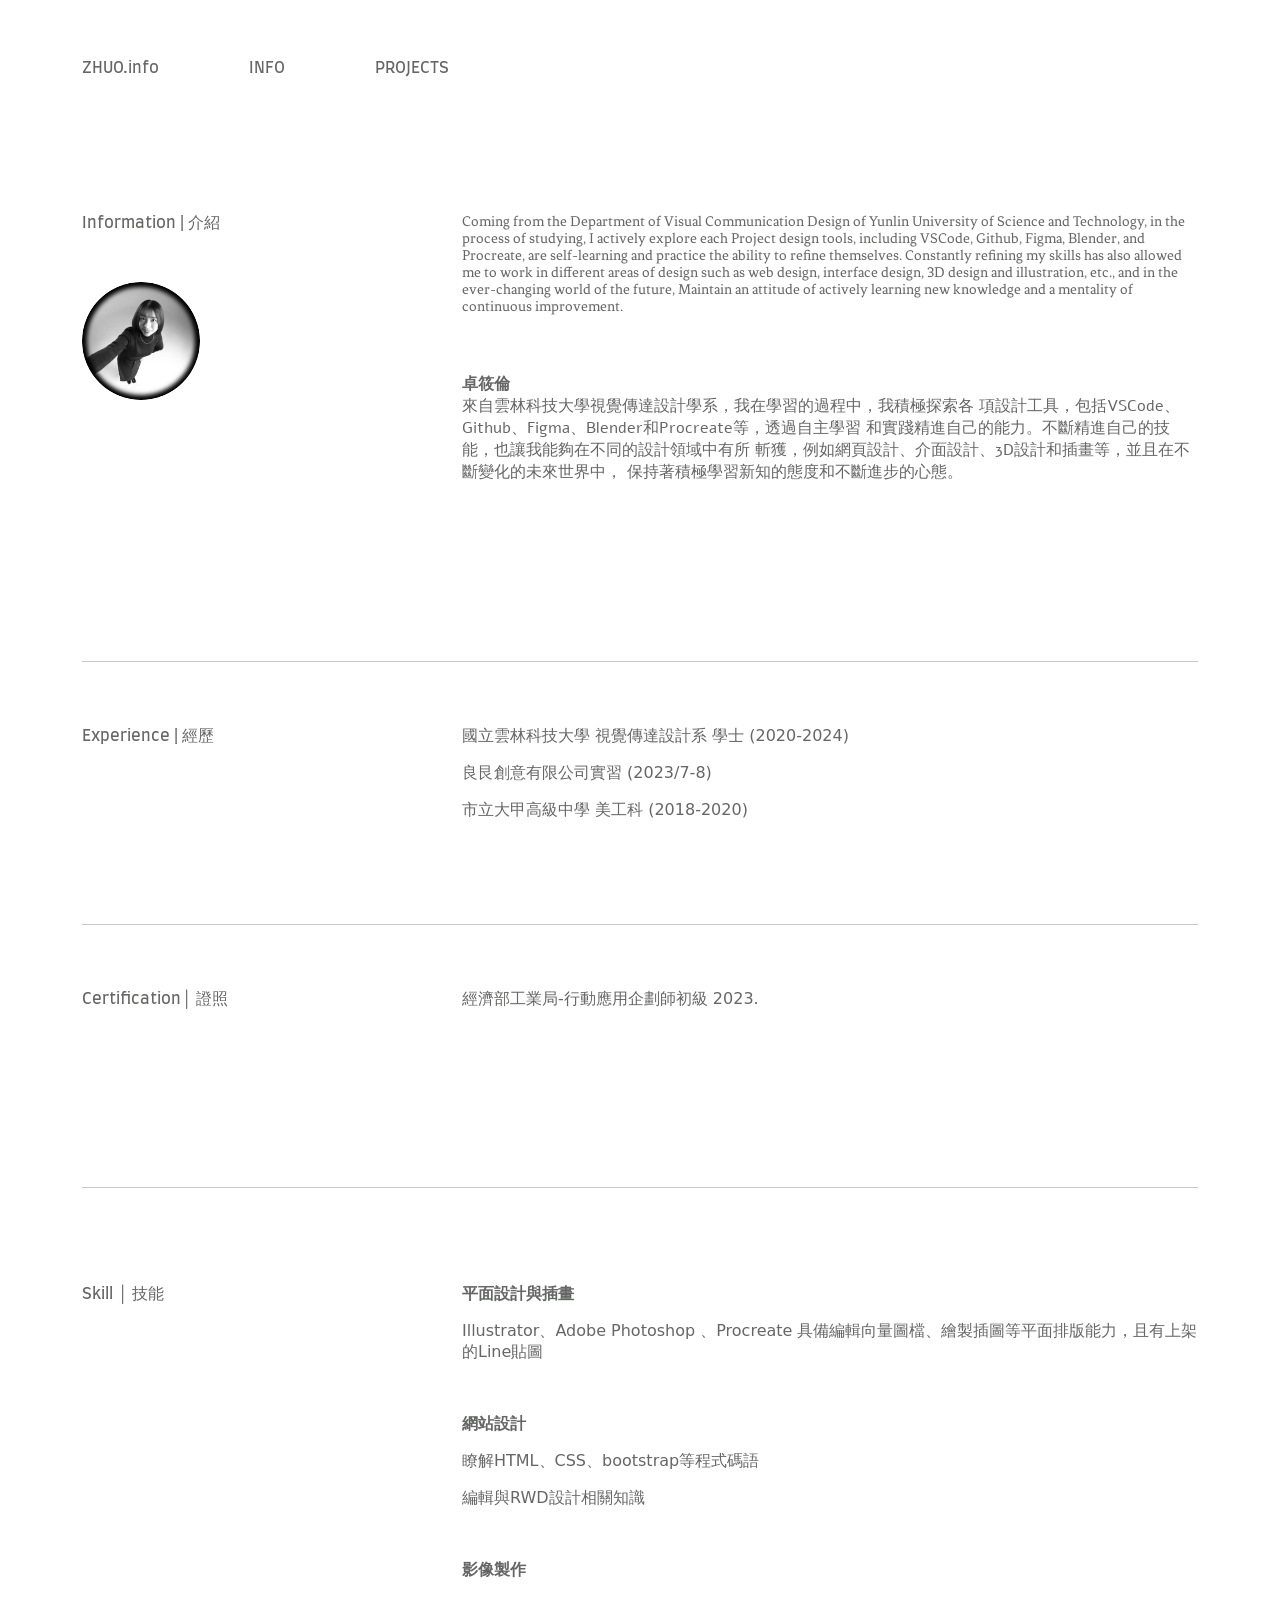
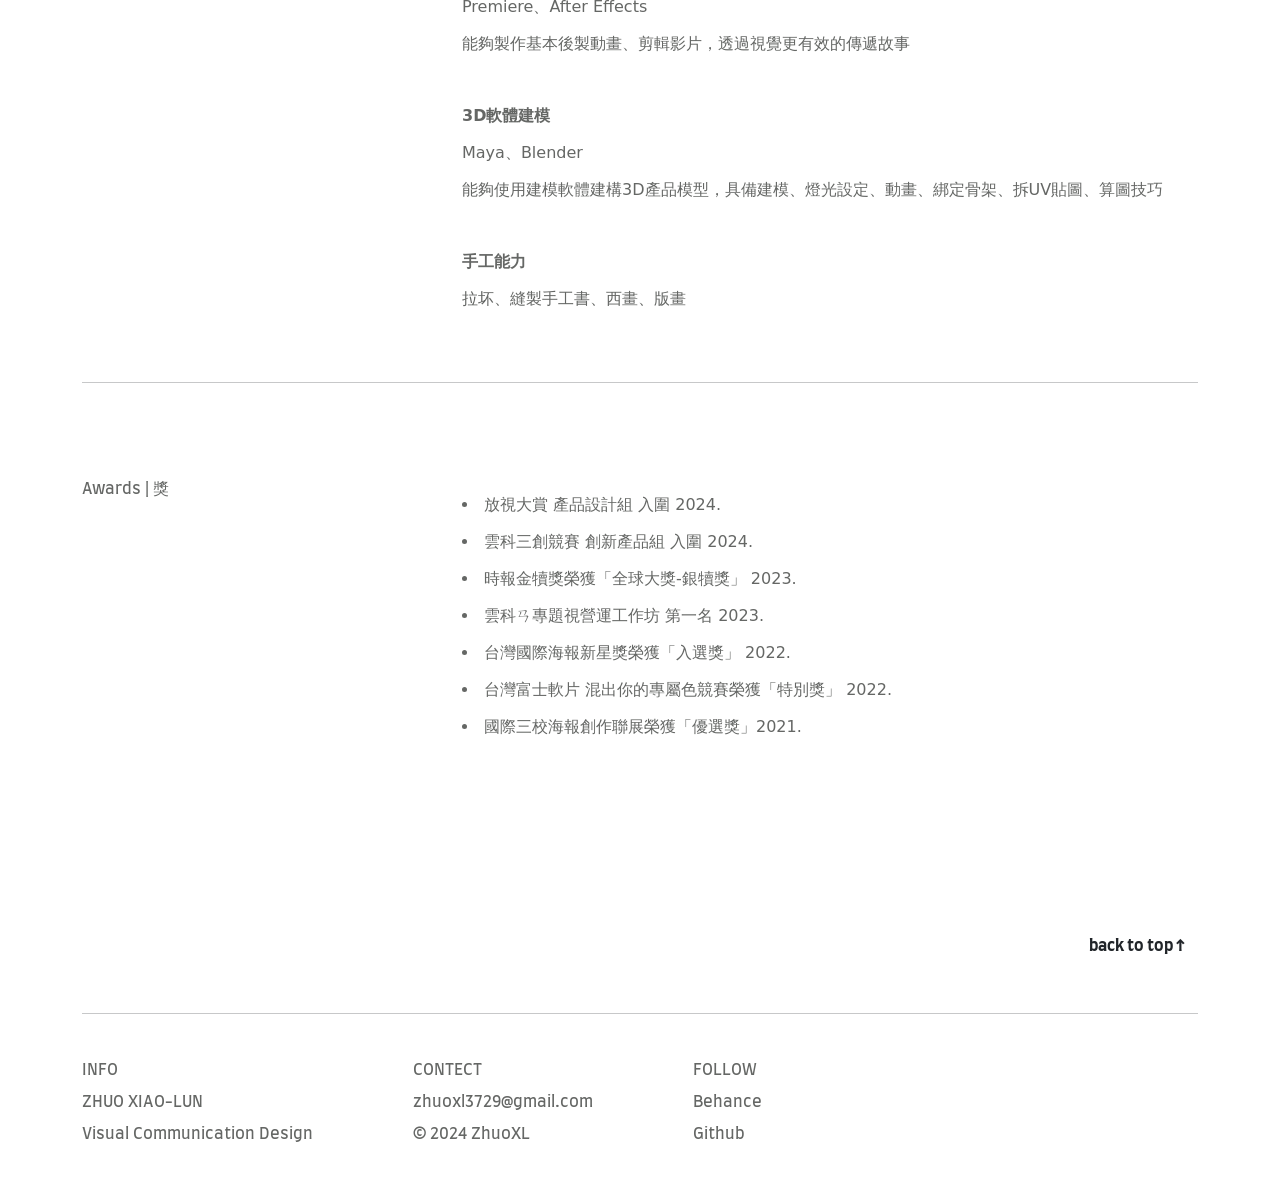
<file: index02.html>
<!DOCTYPE html>
<html lang="zh-TW">

<head>
    <meta charset="UTF-8">
    <meta http-equiv="X-UA-Compatible" content="IE=edge">
    <meta name="viewport" content="width=device-width, initial-scale=1.0">
    <title>Personal portfolio02 </title>
    <link href="https://cdn.jsdelivr.net/npm/bootstrap@5.1.3/dist/css/bootstrap.min.css" rel="stylesheet"
        integrity="sha384-1BmE4kWBq78iYhFldvKuhfTAU6auU8tT94WrHftjDbrCEXSU1oBoqyl2QvZ6jIW3" crossorigin="anonymous">
</head>

<link rel="stylesheet" href="./global.css" />
<link rel="stylesheet" href="./index02.css" />
<link rel="stylesheet" href="https://fonts.googleapis.com/css2?family=Farro:wght@400&display=swap" />
<link rel="stylesheet" href="https://fonts.googleapis.com/css2?family=Alef:wght@400&display=swap" />
<link rel="stylesheet" href="https://fonts.googleapis.com/css2?family=Fenix:wght@400&display=swap" />




<body>
    <div class="container">
        <div class="header3">
            <div class="frame-div" id="frameContainer">
                <a class="zhuoinfo1" target="_self" href="./index.html" id="zHUOinfo">ZHUO.info</a>
                <div class="info1">INFO</div>
                <a class="zhuoinfo1" target="_self" href="./index03.html" id="pROJECTS">PROJECTS</a>
            </div>
        </div>

        <div class="row g-4 mt-5  ">
            <div class="col-12 col-md-4  ">
                <div class="card1 mt-4 ">
                    <div class="information">Information | 介紹</div>
                    <img class="photo-icon mt-5" alt="" src="./public/photo@2x.png" />
                </div>
            </div>
            <div class="col-12 col-md-8  ">
                <div class="card mt-4 ">
                    <div class="infoen2">
                        Coming from the Department of Visual Communication Design of Yunlin
                        University of Science and Technology, in the process of studying, I
                        actively explore each Project design tools, including VSCode,
                        Github, Figma, Blender, and Procreate, are self-learning and
                        practice the ability to refine themselves. Constantly refining my
                        skills has also allowed me to work in different areas of design such
                        as web design, interface design, 3D design and illustration, etc.,
                        and in the ever-changing world of the future, Maintain an attitude
                        of actively learning new knowledge and a mentality of continuous
                        improvement.
                      </div>
                      <p class="p1">&nbsp;</p>
                      <div class="info01 mt-4">
                        <p class="p fw-bold">卓筱倫</p>
                        <p class="vscodegithubfigmablenderpr">
                          來自雲林科技大學視覺傳達設計學系，我在學習的過程中，我積極探索各
                          項設計工具，包括VSCode、Github、Figma、Blender和Procreate等，透過自主學習
                          和實踐精進自己的能力。不斷精進自己的技能，也讓我能夠在不同的設計領域中有所
                          斬獲，例如網頁設計、介面設計、3D設計和插畫等，並且在不斷變化的未來世界中，
                          保持著積極學習新知的態度和不斷進步的心態。
                        </p>
                      </div>
                </div>
            </div>
        </div>

        <hr class="mt-5">
        
        <div class="row g-4 mt-3  ">
            <div class="col-12 col-md-4  ">
                <div class="card3 mt-4 ">
                    <div class="information">Experience | 經歷</div>
                 
                </div>
            </div>
            <div class="col-12 col-md-8  ">
                <div class="card3 mt-4 ">
                    <div class="edu">
                        <p class="p1">
                          <p class="p1">國立雲林科技大學 視覺傳達設計系 學士 (2020-2024)</p>
                          <p class="p1">良艮創意有限公司實習 (2023/7-8) </p>
                          <p class="p1">市立大甲高級中學 美工科 (2018-2020) </p>
                        </p>
                       
                      </div>
                </div>
            </div>
        </div>

        <hr class="mt-5">

        <div class="row g-4 mt-3  ">
            <div class="col-12 col-md-4  ">
                <div class="card3 mt-4 ">
               
                    <div class="experience1">Certification│ 證照</div>
                </div>
            </div>
            <div class="col-12 col-md-8  ">
                <div class="card3 mt-4 ">
                    <div class="edu">
                       
                        <p class="p2">經濟部工業局-行動應用企劃師初級 2023.</p>
                      </div>
                </div>
            </div>
        </div>

        <hr class="mt-5">

        <div class="row g-4 mt-5  ">
            <div class="col-12 col-md-4  ">
                <div class="card3 mt-4 "> 
                    <div class="information">Skill │ 技能</div>
                    
                </div>
            </div>
            <div class="col-12 col-md-8  ">
                <div class="card2 mt-4 ">
                    <div class="skill ">
                        <p class="p1 fw-bold">
                          平面設計與插畫

                        </p>
                        <p class="p1">
                            Illustrator、Adobe Photoshop 、Procreate
                            具備編輯向量圖檔、繪製插圖等平面排版能力，且有上架的Line貼圖
                        </p>
                        <p class="p1">&nbsp;</p>
                        <p class="p1  fw-bold "> 
                            網站設計
                        <p class="p1"> 
                         瞭解HTML、CSS、bootstrap等程式碼語
                        </p>

                        <p class="p1">編輯與RWD設計相關知識</p>
                        <p class="p1">&nbsp;</p>

                        <p class="p1 fw-bold">影像製作</p>
                        <p class="p1">Premiere、After Effects</p>
                        <p class="p1">
                          能夠製作基本後製動畫、剪輯影片，透過視覺更有效的傳遞故事
                        </p>
                        <p class="p1">&nbsp;</p>
                        <p class="p1 fw-bold">3D軟體建模</p>
                        <p class="p1">Maya、Blender</p>
                        <p class="p1">
                          能夠使用建模軟體建構3D產品模型，具備建模、燈光設定、動畫、綁定骨架、拆UV貼圖、算圖技巧
                        </p>
                        <p class="p1">&nbsp;</p>
                        <p class="p1 fw-bold ">手工能力</p>
                        <p class="p1">拉坏、縫製手工書、西畫、版畫</p>
                      </div>
                </div>
            </div>
        </div>


        <hr class="mt-5">

        <div class="row g-4 mt-5  ">
            <div class="col-12 col-md-4  ">
                <div class="card3 mt-4 "> 
                    <div class="information">Awards | 獎</div>
                    
                </div>
            </div>
            <div class="col-12 col-md-8  ">
                <div class="card mt-4 ">
                    <div class="skill1">
                       <p > <li class="p1">放視大賞 產品設計組 入圍 2024. </li></p>
                       <p > <li class="p1">雲科三創競賽 創新產品組 入圍 2024.</li></p>
                       <p > <li class="p1">時報金犢獎榮獲「全球大獎-銀犢獎」 2023.</li></p>
                       <p > <li class="p1">雲科ㄢ專題視營運工作坊  第一名 2023.</li></p>
                       <p > <li class="p1">台灣國際海報新星獎榮獲「入選獎」 2022. </li></p>
                       <p > <li class="p1">台灣富士軟片 混出你的專屬色競賽榮獲「特別獎」 2022. </li></p>
                       <p > <li class="p1">國際三校海報創作聯展榮獲「優選獎」2021. </li></p>
                       
                      </div>
                </div>
            </div>
        </div>


        <div class="card-body  justify-content-end d-flex  " >
            
          <a href="#" class="btn  mt-5 fw-bold">back to top &#8593</a>
      </div>

        <hr class="mt-5">


        <footer class="footer3 mt-5">
            <div class="f-info3">
                <p class="info6">INFO</p>
                <!-- <p class="info6">&nbsp;</p> -->
                <p class="info6">ZHUO XIAO-LUN</p>
                <p class="info6">Visual Communication Design</p>
                <p class="vscodefigmablenderprocreate">&nbsp;</p>
            </div>
            <div class="f-con3">
                <p class="info6">CONTECT</p>
                <!-- <p class="info6">&nbsp;</p> -->
                <p class="info6">zhuoxl3729@gmail.com</p>
                <p class="info6">© 2024 ZhuoXL</p>
                <p class="vscodefigmablenderprocreate">&nbsp;</p>
            </div>
            <div class="f-foll3">
                <p class="info6">FOLLOW</p>
                <!-- <p class="info6">&nbsp;</p> -->
                <p><a class="info67" target="_blank" href="https://www.behance.net/71bb1832">Behance</a></p>
                <p><a class="info67" target="_blank" href="https://github.com/zhuoxiaolun">Github</a></p>
                <p class="info6">&nbsp;</p>

            </div>
        </footer>


        <script>
            var zHUOinfo = document.getElementById("zHUOinfo");
            if (zHUOinfo) {
              zHUOinfo.addEventListener("click", function (e) {
                window.location.href = "./index.html";
              });
            }
            
            var pROJECTS = document.getElementById("pROJECTS");
            if (pROJECTS) {
              pROJECTS.addEventListener("click", function (e) {
                window.location.href = "./index03.html";
              });
            }
            var scrollAnimElements = document.querySelectorAll("[data-animate-on-scroll]");
            var observer = new IntersectionObserver(
              (entries) => {
                for (const entry of entries) {
                  if (entry.isIntersecting || entry.intersectionRatio > 0) {
                    const targetElement = entry.target;
                    targetElement.classList.add("animate");
                    observer.unobserve(targetElement);
                  }
                }
              },
              {
                threshold: 0.15,
              }
            );
            
            for (let i = 0; i < scrollAnimElements.length; i++) {
              observer.observe(scrollAnimElements[i]);
            }
            </script>





    </div>

    













    <script src="https://cdn.jsdelivr.net/npm/bootstrap@5.1.3/dist/js/bootstrap.bundle.min.js"
        integrity="sha384-ka7Sk0Gln4gmtz2MlQnikT1wXgYsOg+OMhuP+IlRH9sENBO0LRn5q+8nbTov4+1p" crossorigin="anonymous">
        </script>
</body>

</html>
</file>
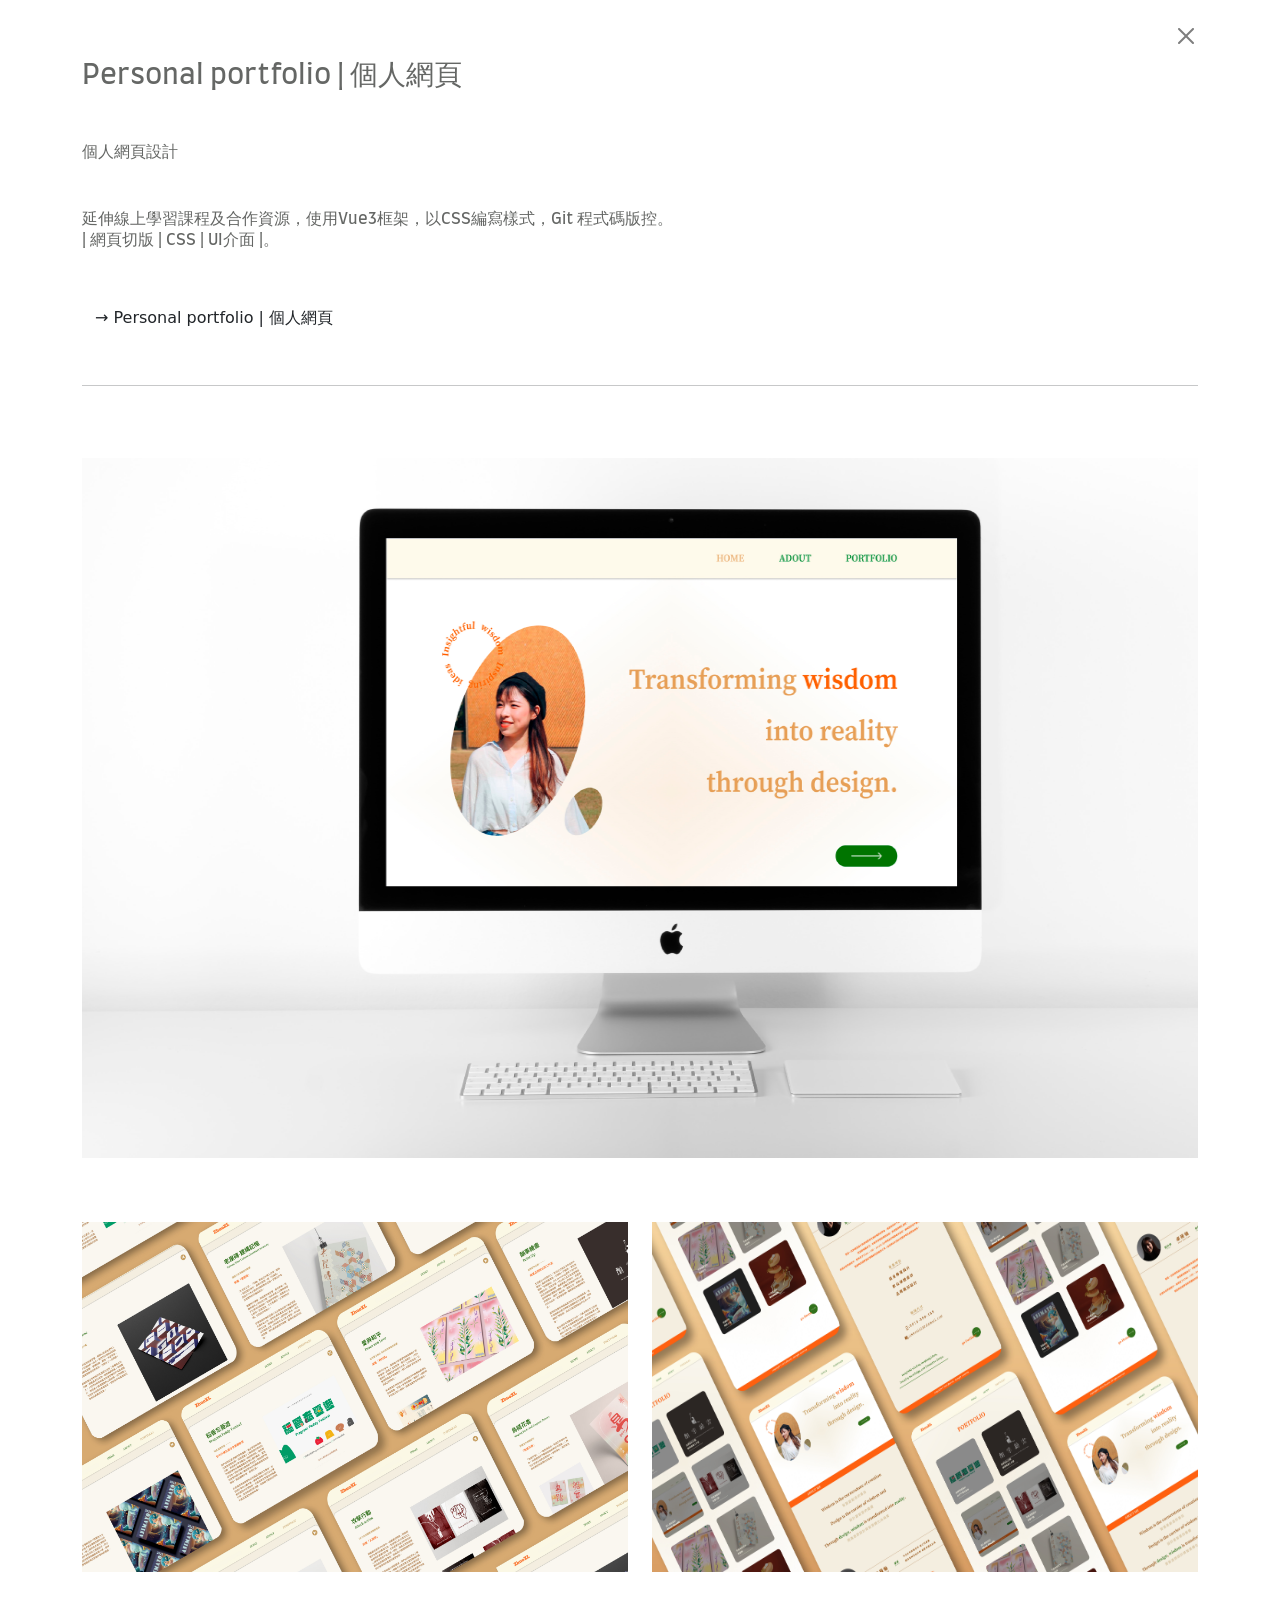
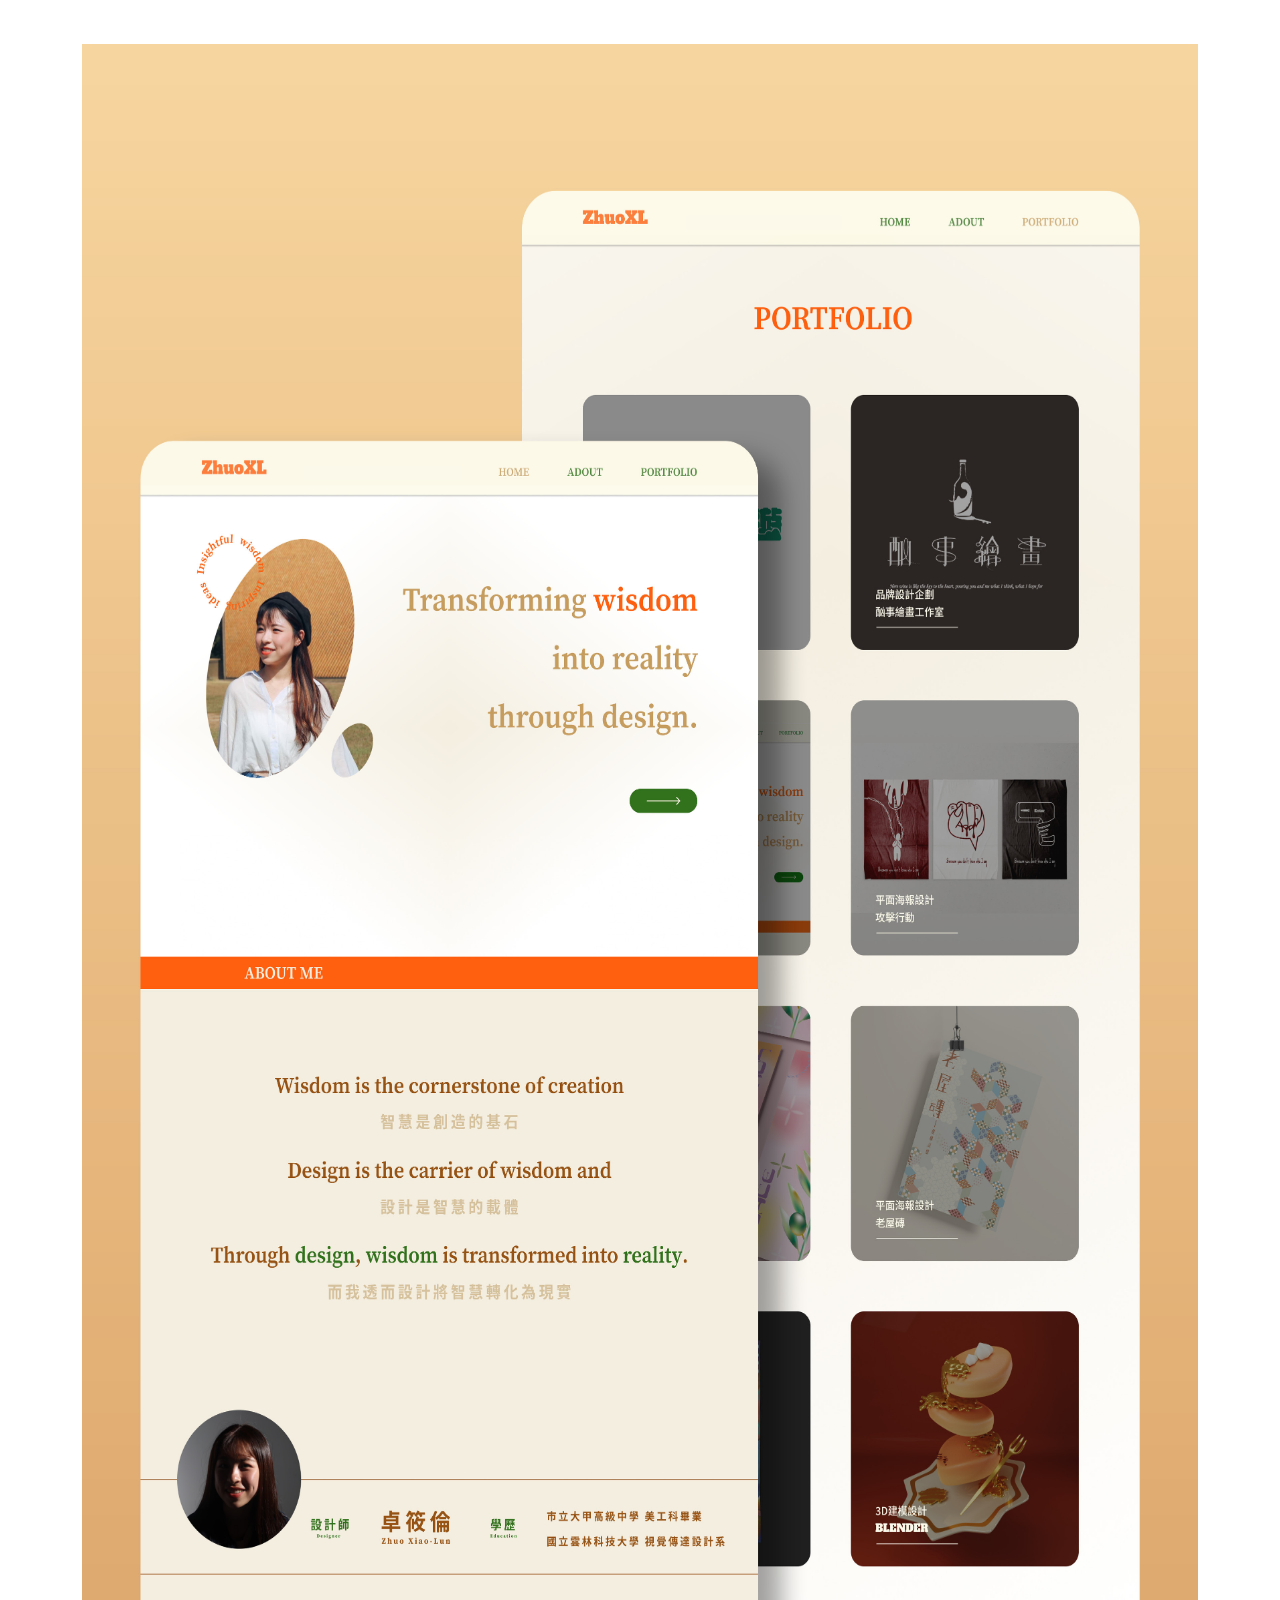
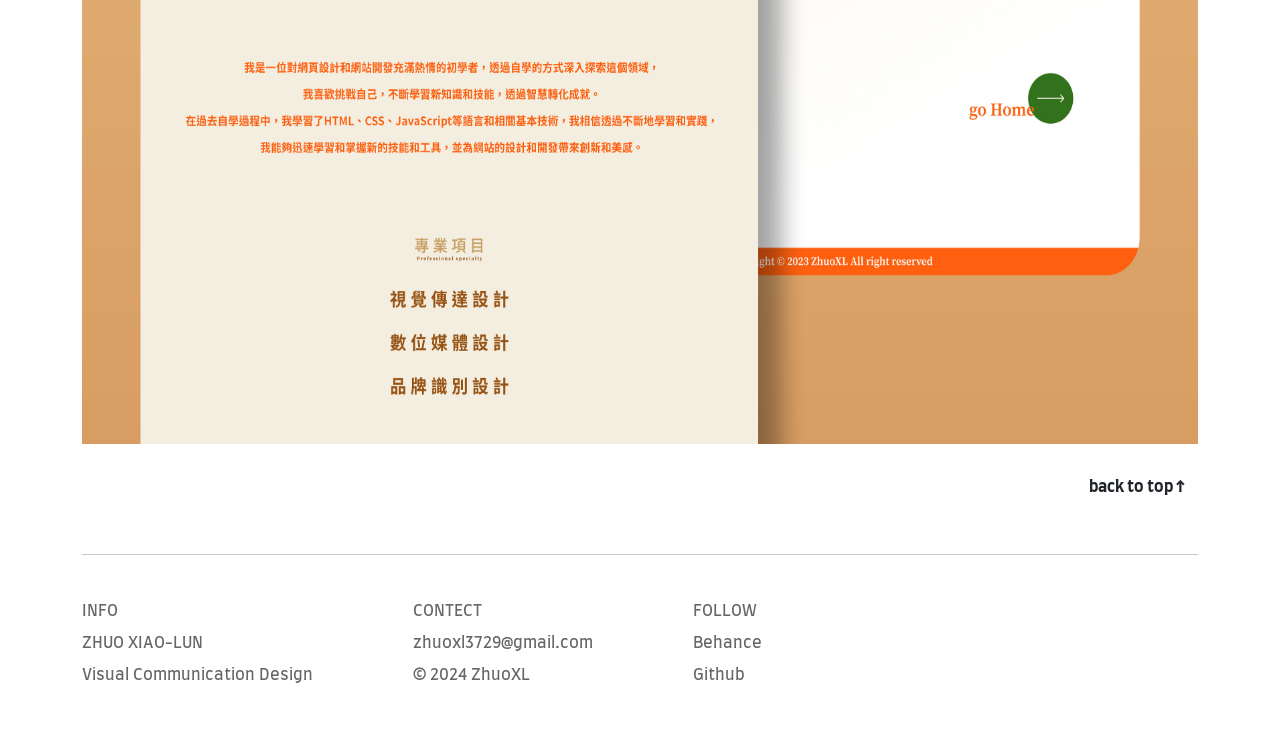
<file: web.html>
<!DOCTYPE html>
<html lang="zh-TW">

<head>
    <meta charset="UTF-8">
    <meta http-equiv="X-UA-Compatible" content="IE=edge">
    <meta name="viewport" content="width=device-width, initial-scale=1.0">
    <title>Personal web</title>
    <link href="https://cdn.jsdelivr.net/npm/bootstrap@5.1.3/dist/css/bootstrap.min.css" rel="stylesheet"
        integrity="sha384-1BmE4kWBq78iYhFldvKuhfTAU6auU8tT94WrHftjDbrCEXSU1oBoqyl2QvZ6jIW3" crossorigin="anonymous">
</head>
<link rel="stylesheet" href="./global.css" />
<link rel="stylesheet" href="./web.css" />
<link rel="stylesheet" href="https://fonts.googleapis.com/css2?family=Farro:wght@400&display=swap" />
<link rel="stylesheet" href="https://fonts.googleapis.com/css2?family=Alef:wght@400&display=swap" />
<link rel="stylesheet" href="https://fonts.googleapis.com/css2?family=Fenix:wght@400&display=swap" />
<link rel="stylesheet"
    href="https://fonts.googleapis.com/css2?family=Material+Symbols+Outlined:opsz,wght,FILL,GRAD@24,400,0,0" />

<body>
    <div class="container">

        <div class="card-body  justify-content-end d-flex">

            <a href="index03.html" class="btn-close  mt-4"></a>
        </div>

        <!-- <div class="close d-flex justify-content-end "><span class="material-symbols-outlined ">close </span></div> -->
        <div class="brand mt-2 fs-3 ">Personal portfolio | 個人網頁 </div>
        <div class="brand mt-5 ">個人網頁設計</div>
        <div class="harborinfo mt-3">
            延伸線上學習課程及合作資源，使用Vue3框架，以CSS編寫樣式，Git 程式碼版控。<br>

            | 網頁切版 | CSS | UI介面 |。

        </div>
        <div class="mt-4"> <a class="info67 mt-4 text-decoration-none btn"
                href="https://portfolios-lqqxhaboka-uc.a.run.app/" target="_blank">&#8594; Personal portfolio | 個人網頁</a>
        </div>




        <hr class="mt-5">

        <div class="row  mt-5  ">
            <div class="col-12 ">
                <div class="card1 mt-4 ">
                    <img src="./public/050403.png" alt="..." class="w-100 h-100">
                </div>
            </div>
        </div>
        <div class="row g-4 mt-3   ">
            <div class="col-12 col-md-6  ">
                <div class="card2 mt-4 ">
                    <img src="./public/mockup 01-1.jpg" alt="..." class="w-100 h-100">
                </div>
            </div>

            <div class="col-12 col-md-6  ">
                <div class="card2 mt-4 ">
                    <img src="./public/mockup 02-3.jpg" alt="..." class="w-100 h-100">
                </div>
            </div>
        </div>





        <div class="row  mt-5  ">
            <div class="col-12 ">
                <div class="card4 mt-4 ">
                    <img src="./public/mock up 03-4.jpg" alt="..." class="w-100 h-100">
                </div>
            </div>
        </div>


        <div class="card-body  justify-content-end d-flex" >
            
            <a href="#" class="btn  mt-4 fw-bold">back to top &#8593</a>
        </div>

        <hr class="mt-5">

        <footer class="footer3 mt-5">
            <div class="f-info3">
                <p class="info6">INFO</p>
                <!-- <p class="info6">&nbsp;</p> -->
                <p class="info6">ZHUO XIAO-LUN</p>
                <p class="info6">Visual Communication Design</p>
                <p class="vscodefigmablenderprocreate">&nbsp;</p>
            </div>
            <div class="f-con3">
                <p class="info6">CONTECT</p>
                <!-- <p class="info6">&nbsp;</p> -->
                <p class="info6">zhuoxl3729@gmail.com</p>
                <p class="info6">© 2024 ZhuoXL</p>
                <p class="vscodefigmablenderprocreate">&nbsp;</p>
            </div>
            <div class="f-foll3">
                <p class="info6">FOLLOW</p>
                <!-- <p class="info6">&nbsp;</p> -->
                <p><a class="info67" target="_blank" href="https://www.behance.net/71bb1832">Behance</a></p>
                <p><a class="info67" target="_blank" href="https://github.com/zhuoxiaolun">Github</a></p>
                <p class="info6">&nbsp;</p>

            </div>
        </footer>



    </div>



    <script src="https://cdn.jsdelivr.net/npm/bootstrap@5.1.3/dist/js/bootstrap.bundle.min.js"
        integrity="sha384-ka7Sk0Gln4gmtz2MlQnikT1wXgYsOg+OMhuP+IlRH9sENBO0LRn5q+8nbTov4+1p" crossorigin="anonymous">
        </script>
</body>

</html>
</file>
<file: global.css>
body {
  margin: 0;
  line-height: normal;
}

:root {
  /* fonts */
  --font-farro: Farro;
  --font-fenix: Fenix;
  --font-alef: Alef;

  /* font sizes */
  --font-size-base: 16px;
  --font-size-xl: 20px;

  /* Colors */
  --color-white: #fff;
  --color-dimgray: #656765;
  --color-gainsboro: #d9d9d9;
  --color-gray: rgba(255, 255, 255, 0.5);

  /* Gaps */
  --gap-71xl: 90px;
  --gap-10xl: 29px;

  /* Border radiuses */
  --br-3xs: 10px;
}
</file>
<file: index02.css>
.header3 {
  
    background-color: var(--color-gray);
  
    height: 87px;
    /* overflow: hidden;*/
  
    font-size: var(--font-size-base);
    color: var(--color-dimgray);
    font-family: var(--font-farro);
 
     
    
  }
  .frame-div {
    margin-top: 30px;
    display: flex;
    flex-direction: row;
    padding-top: 30px;
    justify-content:left; 
    gap: var(--gap-71xl);
  
    
  }
  .zhuoinfo1 {
    text-decoration: none;
    color: inherit;
    cursor: pointer;
  }
  .card {
    background-color: rgb(255, 255, 255);
    height: 400px;
    border: 0;
}

.card1 {
  background-color: rgb(255, 255, 255);
  height: 200px;
  
}
.card3 {
  background-color: rgb(255, 255, 255);
  height: 150px;
  
}
.card2 {
  background-color: rgb(255, 255, 255);
  height: 650px;
  
  
}
.infoen2 {
    color: var(--color-dimgray);
    font-family: var(--font-farro);
    display: inline-block;
    font-size: 15px;
    overflow: hidden;
    font-family: var(--font-fenix);
  }
  .vscodegithubfigmablenderpr {
    
    font-family: var(--font-alef);
    color: var(--color-dimgray);
  }
  .p {
   
    margin-block-end: 0px;
  }
  .info01 {
    color: var(--color-dimgray);
    font-family: var(--font-farro);
  }
  .information {
    color: var(--color-dimgray);
    font-family: var(--font-farro);

  }
  .photo-icon {
    border-radius: 100px;
    width: 118px;
    height: 118px;
    object-fit: cover;
    overflow: hidden;
  }

  .p1{
    color: var(--color-dimgray);
   
  }
  .p2 {
    color: var(--color-dimgray);
    white-space: pre-wrap;
  }
  .experience1{
    color: var(--color-dimgray);
    font-family: var(--font-farro);

  }

  .footer3 {
   
    background-color: var(--color-white);
    display: flex;
    flex-direction: row;
    justify-content: left;
    /* gap: var(--gap-71xl); */
    align-items: center;
    gap: 100px;
    
    
 
    font-size: var(--font-size-base);
    color: var(--color-dimgray);
    font-family: var(--font-farro);
  }

  .info67{
    text-decoration: none;
    color: inherit;
    cursor: pointer;
 }

 .card-body{
  
  font-family: var(--font-farro);
 }
</file>
<file: web.css>
.harborinfo{
    color: var(--color-dimgray);
    font-family: var(--font-farro);
    margin-top: 30px;
    display: flex;
    flex-direction: row;
    padding-top: 30px;
    justify-content:left; 
    gap: var(--gap-71xl);
  
}

.brand{
    color: var(--color-dimgray);
    font-family: var(--font-farro);
  }
  .card3 {
    background-color: rgb(255, 255, 255);
    height: 250px;
    
  }
  .card1 {
    background-color: rgb(255, 255, 255);
    height: 700px;
    
  }

  .card2 {
    background-color: rgb(255, 255, 255);
    height: 350px;
    
  }
  .footer3 {
   
    background-color: var(--color-white);
    display: flex;
    flex-direction: row;
    justify-content: left;
    /* gap: var(--gap-71xl); */
    align-items: center;
    gap: 100px;
    
 
    font-size: var(--font-size-base);
    color: var(--color-dimgray);
    font-family: var(--font-farro);
  }
  .info67{
    text-decoration: none;
    color: inherit;
    cursor: pointer;
 }

 .close{
    margin-top: 50px;
    color: inherit;
    cursor: pointer;
 }
 .card-body{
  
  font-family: var(--font-farro);
 }

 .card4 {
    /* background-color: rgb(255, 255, 255); */
    height: 2000px;
background-color: aquamarine;
    
  }
</file>
